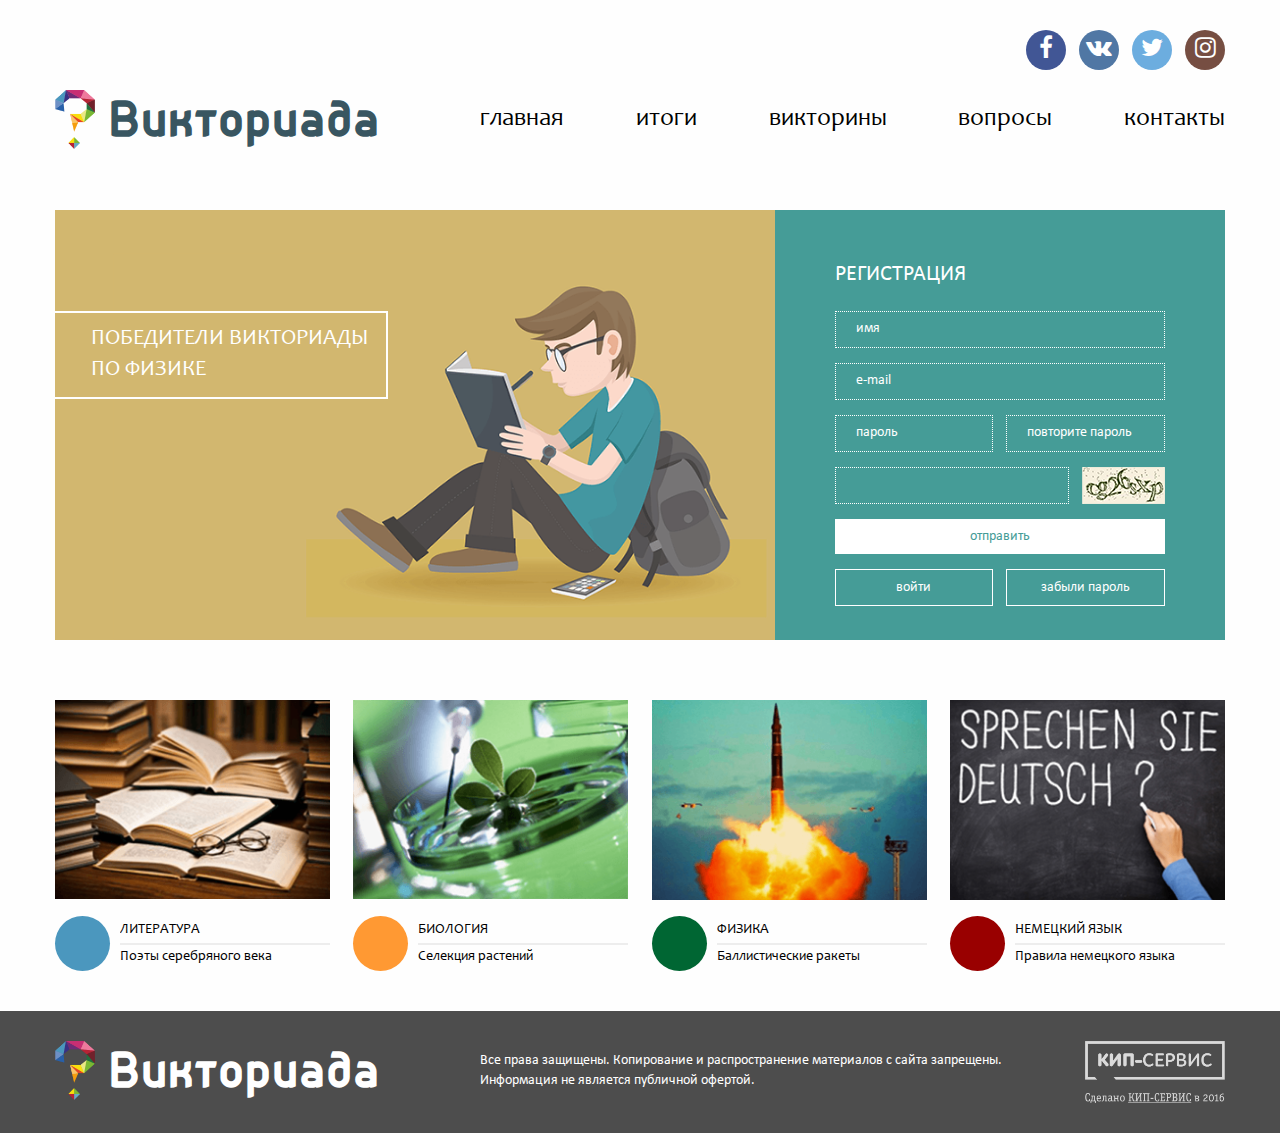
<file: index.html>
<!DOCTYPE html>
<html lang="en">
<head>
    <meta charset="UTF-8">
    <title>Главная</title>
    <meta name="viewport" content="width=device-width, initial-scale=1.0">
    <link rel="stylesheet" href="css/font-awesome.min.css">
    <link rel="stylesheet" href="css/custom-styles.css">
</head>
<body>

<div class="wrapper page-main">

    <header role="banner">

        <div class="wrapper-inner">

            <ul class="social-links">
                <li><a href="#"><i class="fa fa-facebook"></i></a></li>
                <li><a href="#"><i class="fa fa-vk"></i></a></li>
                <li><a href="#"><i class="fa fa-twitter"></i></a></li>
                <li><a href="#"><i class="fa fa-instagram"></i></a></li>
            </ul>

            <a href="index.html" class="logo"><img src="source/images/logo.png" alt="">Викториада</a>

            <nav>

                <i class="fa fa-bars burger"></i>

                <ul>
                    <li><a href="#">главная</a></li>
                    <li><a href="#">итоги</a></li>
                    <li><a href="#">викторины</a></li>
                    <li><a href="#">вопросы</a></li>
                    <li><a href="#">контакты</a></li>
                </ul>
            </nav>

        </div>

    </header>

    <div class="wrapper-inner">

        <div class="banner-physics-winners">

            <h2>победители викториады <br>по физике</h2>

            <a href="#">подробнее</a>

        </div>

        <form action="#" class="form-registration">

            <h2>регистрация</h2>

            <label>
                <input type="text" placeholder="имя">
            </label>

            <label>
                <input type="text" placeholder="e-mail">
            </label>

            <label class="label-password">
                <input type="text" placeholder="пароль">
            </label>

            <label>
                <input type="text" placeholder="повторите пароль">
            </label>

            <label class="label-captcha">
                <input type="text">
            </label>

            <div class="captcha"><img src="source/images/captcha.png" alt=""></div>

            <button type="submit">отправить</button>

            <button class="button-empty sign-in">войти</button>

            <button class="button-empty">забыли пароль</button>

        </form>

    </div>

    <div class="wrapper-inner">

        <ul class="disciplines">

            <li>
                <div class="image-wrap">
                    <img src="source/images/image-literature.png" alt="">
                    <div class="space-hover">
                        <button>подать заявку</button>
                    </div>
                </div>
                <div class="quiz">
                    <div class="discipline-name">Литература</div>
                    <div class="quiz-name">Поэты серебряного века</div>
                </div>
            </li>

            <li>
                <div class="image-wrap">
                    <img src="source/images/image-biology.png" alt="">
                    <div class="space-hover">
                        <button>подать заявку</button>
                    </div>
                </div>
                <div class="quiz">
                    <div class="discipline-name">биология</div>
                    <div class="quiz-name">Селекция растений</div>
                </div>
            </li>

            <li>
                <div class="image-wrap">
                    <img src="source/images/image-physics.png" alt="">
                    <div class="space-hover">
                        <button>подать заявку</button>
                    </div>
                </div>
                <div class="quiz">
                    <div class="discipline-name">физика</div>
                    <div class="quiz-name">Баллистические ракеты</div>
                </div>
            </li>

            <li>
                <div class="image-wrap">
                    <img src="source/images/image-german.png" alt="">
                    <div class="space-hover">
                        <button>подать заявку</button>
                    </div>
                </div>
                <div class="quiz">
                    <div class="discipline-name">немецкий язык</div>
                    <div class="quiz-name">Правила немецкого языка</div>
                </div>
            </li>

        </ul>

    </div>

    <footer role="contentinfo">

        <div class="wrapper-inner">

            <a href="index.html" class="logo"><img src="source/images/logo.png" alt="">Викториада</a>

            <a href="http://kipserv.com/" target="_blank" class="logo-kip"><img src="source/images/logo-kip.png" alt=""></a>

            <div class="copyrights">
                Все права защищены. Копирование и распространение материалов с сайта запрещены.<br>
                Информация не является публичной офертой.
            </div>

        </div>

    </footer>

</div>

<script src="js/jquery-3.1.1.min.js"></script>
<script src="js/custom-scripts.js"></script>
</body>
</html>
</file>
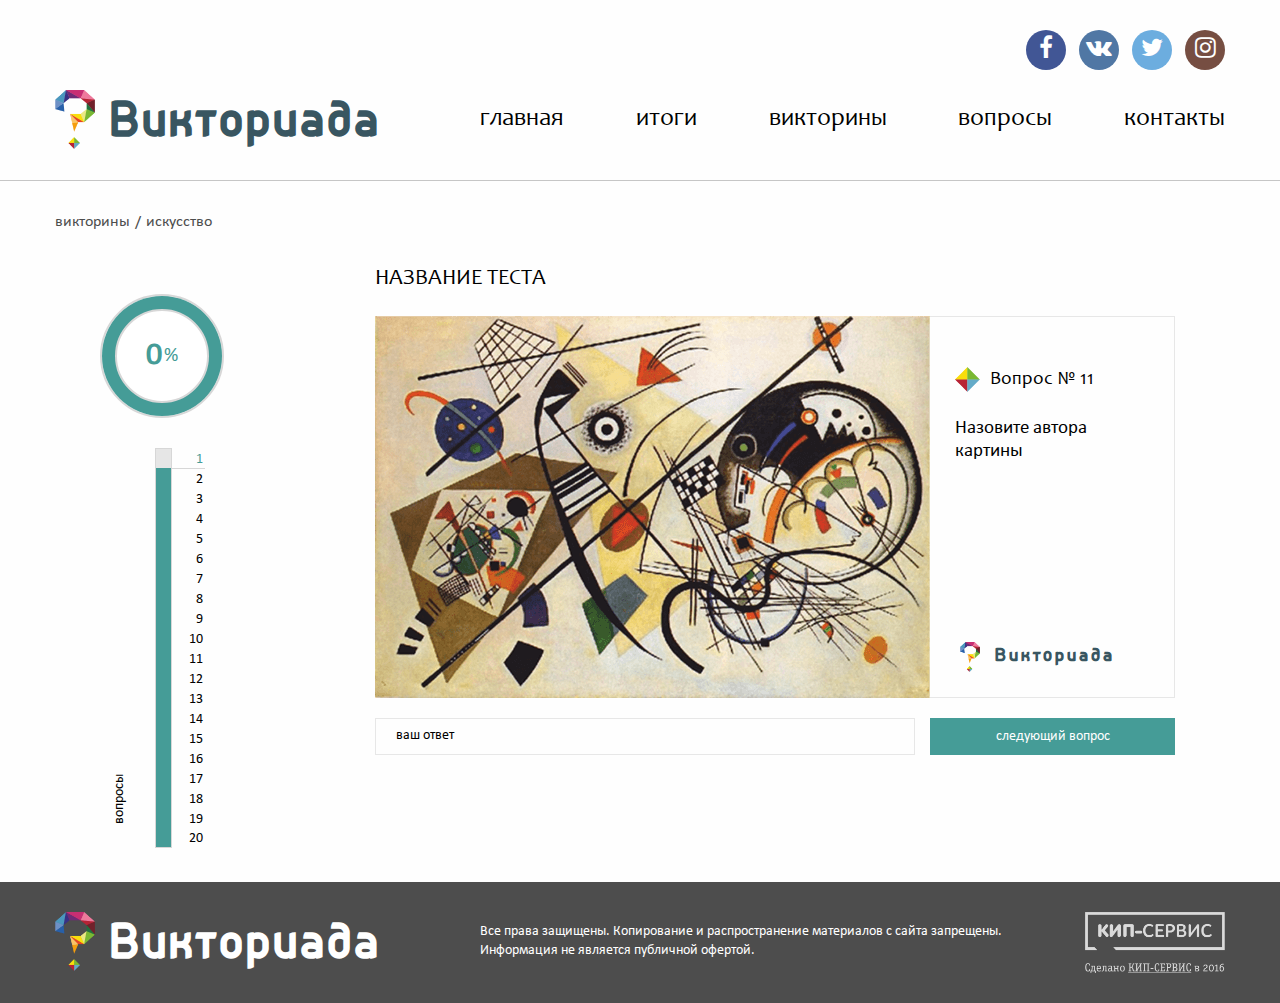
<file: quiz-single.html>
<!DOCTYPE html>
<html lang="en">
<head>
    <meta charset="UTF-8">
    <title>Главная</title>
    <meta name="viewport" content="width=device-width, initial-scale=1.0">
    <link rel="stylesheet" href="css/font-awesome.min.css">
    <link rel="stylesheet" href="css/custom-styles.css">
</head>
<body>

<div class="wrapper page-quiz-single">

    <header role="banner">

        <div class="wrapper-inner">

            <ul class="social-links">
                <li><a href="#"><i class="fa fa-facebook"></i></a></li>
                <li><a href="#"><i class="fa fa-vk"></i></a></li>
                <li><a href="#"><i class="fa fa-twitter"></i></a></li>
                <li><a href="#"><i class="fa fa-instagram"></i></a></li>
            </ul>

            <a href="index.html" class="logo"><img src="source/images/logo.png" alt="">Викториада</a>

            <nav>

                <i class="fa fa-bars burger"></i>

                <ul>
                    <li><a href="#">главная</a></li>
                    <li><a href="#">итоги</a></li>
                    <li><a href="#">викторины</a></li>
                    <li><a href="#">вопросы</a></li>
                    <li><a href="#">контакты</a></li>
                </ul>
            </nav>

        </div>

    </header>

    <div class="breadcrumbs">

        <div class="wrapper-inner">

            <ul>
                <li><a href="#">викторины</a></li>
                <li>искусство</li>
            </ul>

        </div>


    </div>

    <main>

        <div class="wrapper-inner">

            <div class="workspace">

                <h1>НАЗВАНИЕ ТЕСТА</h1>

                <div class="image-wrap question-image">
                    <img src="source/images/image-abstract.png" alt="">
                </div>

                <div class="question">

                    <div class="question-number">Вопрос № 11</div>

                    <div class="question-text">Назовите автора картины</div>

                    <a href="index.html" class="logo"><img src="source/images/logo.png" alt="">Викториада</a>

                </div>

                <form action="#" class="form-question">

                    <label>
                        <input type="text" placeholder="ваш ответ">
                    </label>

                    <button type="submit" class="button-cyan">следующий вопрос</button>

                </form>

            </div>

            <div class="indicator">

                <div class="radial-indicator">

                    <div class="filled"></div>

                    <div class="central">
                        <span>0</span> %
                    </div>

                </div>

                <div class="linear-indicator il-horizontal">

                    <div class="text">вопросы</div>

                    <ul>
                        <li class="active"></li>
                        <li></li>
                        <li></li>
                        <li></li>
                        <li></li>
                        <li></li>
                        <li></li>
                        <li></li>
                        <li></li>
                        <li></li>
                        <li></li>
                        <li></li>
                        <li></li>
                        <li></li>
                        <li></li>
                        <li></li>
                        <li></li>
                        <li></li>
                        <li></li>
                        <li></li>
                    </ul>

                </div>

            </div>

        </div>

    </main>

    <footer role="contentinfo">

        <div class="wrapper-inner">

            <a href="index.html" class="logo"><img src="source/images/logo.png" alt="">Викториада</a>

            <a href="http://kipserv.com/" target="_blank" class="logo-kip"><img src="source/images/logo-kip.png" alt=""></a>

            <div class="copyrights">
                Все права защищены. Копирование и распространение материалов с сайта запрещены.<br>
                Информация не является публичной офертой.
            </div>

        </div>

    </footer>

</div>


<script src="js/jquery-3.1.1.min.js"></script>
<script src="js/custom-scripts.js"></script>
</body>
</html>
</file>
<file: css/custom-styles.css>
/******************************
********** general ************
******************************/
@font-face {
    font-family: 'Calibri';
    src: url("../source/fonts/Calibri.woff") format("woff"), url("../source/fonts/Calibri.ttf") format("truetype");
    font-weight: 300;
    font-style: normal;
}
@font-face {
    font-family: 'Candara';
    src: url("../source/fonts/Candara.woff") format("woff"), url("../source/fonts/Candara.ttf") format("truetype");
    font-weight: 300;
    font-style: normal;
}
@font-face {
    font-family: 'Gecko';
    src: url("../source/fonts/Gecko_PersonalUseOnly.ttf") format("truetype");
    font-weight: 300;
    font-style: normal;
}
@font-face {
    font-family: 'Practicum';
    src: url("../source/fonts/Practicum.ttf") format("truetype");
    font-weight: 300;
    font-style: normal;
}
* {
    padding: 0;
    margin: 0;
    -webkit-box-sizing: border-box;
    -moz-box-sizing: border-box;
    box-sizing: border-box;
    font-size: 14px;
    line-height: 1.4;
    color: #000000;
    font-family: 'Calibri', sans-serif;
}

body {
    background-color: #fefefe;
    width: 100%;
}

h1 {
    font-size: 1.6em;
    font-family: 'Candara', sans-serif;
    font-weight: 100;
}

a, button {
    cursor: pointer;
    -webkit-transition: 0.4s;
    -moz-transition: 0.4s;
    -ms-transition: 0.4s;
    -o-transition: 0.4s;
    transition: 0.4s;
    -webkit-appearance: none;
}

a {
    text-decoration: none;
}

a:active, a:focus {
    outline: none;
}

button, button:hover, button:active {
    outline: none;
    border: none;
}
button::-moz-focus-inner {
    outline: none;
    border: none;
}

input, input:hover, input:active {
    outline: none;
}

button {
    text-transform: lowercase;
    height: 35px;
    line-height: 33px;
    border: 1px solid transparent;
}

.button-empty {
    background: transparent;
    color: #ffffff;
    height: 37px;
    line-height: 35px;
    border: 1px solid #ffffff;
}
.button-empty:hover {
    color: #459c97;
    background: #ffffff;
    border: 1px solid #ffffff;
}

.button-cyan {
    background: #459c97;
    color: #ffffff;
    border: 1px solid #459c97;
}
.button-cyan:hover {
    color: #459c97;
    background: #ffffff;
    border: 1px solid #459c97;
}

button:active {
    padding-top: 2px;
}

ul li, ol li {
    display: inline-block;
    vertical-align: middle;
    list-style: none;
}

h2 {
    font-size: 1.571428571428571em;
    text-transform: uppercase;
    font-weight: 100;
    margin-bottom: 20px;
}

.image-wrap {
    display: block;
    position: relative;
    overflow: hidden;
}
img {
    display: block;
    width: 100%;
    margin: 0;
}
.image-wrap img {
    width: 100%;
    position: absolute;
    left: 0;
    top: 0;
}

.wrapper {
    position: relative;
    min-height: 100vh;
    padding-bottom: 125px;
}

.wrapper-inner {
    display: block;
    width: 100%;
    max-width: 1200px;
    padding: 30px 15px;
    position: relative;
    margin: 0 auto;
}

.wrapper-inner:after {
    content: '';
    display: block;
    clear: both;
}
header[role='banner'] {
    display: block;
    border-bottom: 1px solid #c6c6c6;
}

/******************************
********* breadcrumbs *********
******************************/
.breadcrumbs .wrapper-inner {
    padding-bottom: 0;
}
.breadcrumbs ul li, .breadcrumbs ul li a {
    font-size: 16px;
    color: #4d4d4d;
}
.breadcrumbs ul li a:hover {
    text-decoration: underline;
}
.breadcrumbs ul li:after {
    content: '/';
    display: inline-block;
    vertical-align: middle;
    margin: 0 2px 0 5px;
}
.breadcrumbs ul li:last-child {
    padding-bottom: 1px;
}
.breadcrumbs ul li:last-child:after {
    display: none;
}

/******************************
*********** header ************
******************************/

.page-main header[role='banner'] {
    border-bottom: none;
}

/* social-links */
.social-links {
    display: block;
    text-align: right;
    margin-bottom: 20px;
}
.social-links li {
    margin-right: 10px;
}
.social-links li:last-child {
    margin-right: 0;
}
.social-links li a {
    display: block;
    width: 40px;
    height: 40px;
    line-height: 38px;
    text-align: center;
    border: 1px solid transparent;
    color: #ffffff;
    font-size: 24px;
    -webkit-border-radius: 100%;
    -moz-border-radius: 100%;
    border-radius: 100%;
}
.social-links li a i {
    color: inherit;
}

.social-links li:nth-child(1) a {
    background: #415695;
}
.social-links li:nth-child(1) a:hover {
    background: #ffffff;
    border: 1px solid #415695;
    color: #415695;
}
.social-links li:nth-child(2) a {
    background: #5077a4;
}
.social-links li:nth-child(2) a:hover {
    background: #ffffff;
    border: 1px solid #5077a4;
    color: #5077a4;
}
.social-links li:nth-child(3) a {
    background: #6caddf;
}
.social-links li:nth-child(3) a:hover {
    background: #ffffff;
    border: 1px solid #6caddf;
    color: #6caddf;
}
.social-links li:nth-child(4) a {
    background: #764e42;
}
.social-links li:nth-child(4) a:hover {
    background: #ffffff;
    border: 1px solid #764e42;
    color: #764e42;
}
.social-links li a:active {
    -webkit-transform: scale(0.9);
    -moz-transform: scale(0.9);
    -ms-transform: scale(0.9);
    -o-transform: scale(0.9);
    transform: scale(0.9);
}

/* end of social-links */

.logo {
    display: block;
    float: left;
    font-size: 48px;
    color: #395661;
    font-weight: 600;
    font-family: 'Practicum', sans-serif;
    line-height: 32px;
    margin-right: 8.5%;
    letter-spacing: 3px;
}
.logo img {
    display: inline-block;
    vertical-align: bottom;
    width: 40px;
    margin-right: 15px;
    margin-bottom: -10px;
}

.logo:hover, footer[role='contentinfo'] .logo:hover {
    color: #459c97;
}

.burger {
    display: none;
}
nav ul {
    display: flex;
    justify-content: space-between;
}
nav ul li a {
    display: block;
    line-height: 60px;
    font-family: 'Candara', sans-serif;
    font-size: 1.8em;
    position: relative;
}
nav ul li a:after {
    content: '';
    display: block;
    height: 2px;
    position: absolute;
    left: 51%;
    right: 51%;
    bottom: 0;
    -webkit-transition: 0.6s;
    -moz-transition: 0.6s;
    -ms-transition: 0.6s;
    -o-transition: 0.6s;
    transition: 0.6s;
    background: #459c97;
}
nav ul li a:hover:after {
    left: -5px;
    right: -5px;
}

/******************************
*********** footer ************
******************************/

footer[role='contentinfo'] {
    display: block;
    background: #4d4d4d;
    position: absolute;
    bottom: 0;
    left: 0;
    right: 0;
    z-index: 1;
}
footer[role='contentinfo'] .logo {
    color: #ffffff;
}
.copyrights {
    padding-top: 10px;
    color: #ffffff;
}
.logo-kip {
    display: block;
    float: right;
    width: 140px;
    opacity: 0.8;
}
.logo-kip:hover {
    opacity: 1;
}
/******************************
********* main page ***********
******************************/

.banner-physics-winners {
    width: 61.5%;
    height: 430px;
    float: left;
    background: #d2b76f url('../source/images/image-boy.png') no-repeat right bottom;
    background-size: auto 90%;
}
.banner-physics-winners h2 {
    display: inline-block;
    font-family: 'Candara', sans-serif;
    text-transform: uppercase;
    font-size: 1.6em;
    color: #ffffff;
    padding: 1.5% 2.5% 1.5% 5%;
    border: 2px solid #ffffff;
    border-left: none;
    margin-top: 14%;
}
.banner-physics-winners a {
    position: absolute;
    left: -100%;
    top: 46%;
    color: #ffffff;
    -webkit-transition: 1s;
    -moz-transition: 1s;
    -ms-transition: 1s;
    -o-transition: 1s;
    transition: 1s;
    font-size: 1.2em;
}
.banner-physics-winners:hover a {
    left: 4.5%;
}
.banner-physics-winners a:hover {
    text-decoration: underline;
}

.form-registration {
    display: block;
    width: 38.5%;
    height: 430px;
    background: #459c97;
    float: left;
    padding: 50px 60px 0 60px;
}
.form-registration:after {
    content: '';
    display: block;
    clear: both;
}

.form-registration h2 {
    color: #ffffff;
}

label {
    display: block;
    float: left;
    width: 100%;
    height: 37px;
    margin-bottom: 15px;
}
.form-registration .label-password, .form-registration .label-password + label {
    width: 48%;
    margin-right: 4%;
}
.form-registration .label-password + label {
    margin-right: 0;
}
.form-registration .label-captcha {
    width: calc(96% - 83px);
    margin-right: 4%;
}
.captcha {
    width: 83px;
    float: left;
}
input {
    display: block;
    width: 100%;
    height: 100%;
    border: 1px dotted #ffffff;
    background: transparent;
    color: #ffffff;
    padding: 0 20px;
}

.form-registration button {
    width: 48%;
    float: left;
}
.form-registration .sign-in {
    margin-right: 4%;
}

.form-registration button[type='submit'] {
    width: 100%;
    background: #ffffff;
    color: #459c97;
    margin-bottom: 15px;
}
.form-registration button[type='submit']:hover {
    border: 1px solid #ffffff;
    background: #459c97;
    color: #ffffff;
}

input::-webkit-input-placeholder {color: #ffffff;}
input::-moz-placeholder {color: #ffffff;}
input:-moz-placeholder {color: #ffffff;}
input:-ms-input-placeholder {color: #ffffff;}

input:focus::-webkit-input-placeholder {color: transparent;}
input:focus::-moz-placeholder {color: transparent;}
input:focus:-moz-placeholder {color: transparent;}
input:focus:-ms-input-placeholder {color: transparent;}

.disciplines li {
    display: block;
    float: left;
    width: 23.5%;
    margin-right: 2%;
}
.disciplines li:last-child {
    margin-right: 0;
}

.disciplines li .image-wrap {
    padding-top: 73%;
}
.space-hover {
    position: absolute;
    height: 100%;
    left: 0;
    right: 0;
    top: -100%;
    background: rgba(255, 255, 255, 0.7);
}

.space-hover button {
    display: block;
    width: 165px;
    height: 35px;
    position: absolute;
    margin: auto;
    left: 0;
    right: 0;
    bottom: 0;
    top: 0;
    background: #4b97be;
    color: #ffffff;
    border: 1px solid #4b97be;
}
.space-hover button:hover {
    background: #ffffff;
    color: #4b97be;
    border: 1px solid #4b97be;
}
.disciplines li:nth-child(2) button {
    background: #ff9933;
    border: 1px solid #ff9933;
}
.disciplines li:nth-child(2) button:hover {
    background: #ffffff;
    color: #ff9933;
    border: 1px solid #ff9933;
}
.disciplines li:nth-child(3) button {
    background: #006633;
    border: 1px solid #006633;
}
.disciplines li:nth-child(3) button:hover {
    background: #ffffff;
    color: #006633;
    border: 1px solid #006633;
}
.disciplines li:nth-child(4) button {
    background: #990000;
    border: 1px solid #990000;
}
.disciplines li:nth-child(4) button:hover {
    background: #ffffff;
    color: #990000;
    border: 1px solid #990000;
}


.disciplines li .quiz {
    margin-top: 15px;
    position: relative;
    padding: 5px 10px 10px 65px;
}
.disciplines li .quiz:before {
    content: '';
    display: block;
    width: 55px;
    height: 55px;
    background: #4b97be;
    position: absolute;
    left: 0;
    top: 0;
    -webkit-border-radius: 100%;
    -moz-border-radius: 100%;
    border-radius: 100%;
}
.disciplines li:nth-child(2) .quiz:before {
    background: #ff9933;
}
.disciplines li:nth-child(3) .quiz:before {
    background: #006633;
}
.disciplines li:nth-child(4) .quiz:before {
    background: #990000;
}
.disciplines li .quiz:after {
    content: '';
    display: block;
    height: 2px;
    background: #ededed;
    position: absolute;
    left: 65px;
    right: 0;
    top: 27px;
}
.disciplines li .discipline-name {
    font-family: 'Candara', sans-serif;
    text-transform: uppercase;
    white-space: nowrap;
    text-overflow: ellipsis;
    overflow: hidden;
    margin-bottom: 8px;
}
.disciplines li .quiz-name {
    font-family: 'Candara', sans-serif;
}



/******************************
****** question page **********
******************************/

.indicator {
    width: calc(100% - 850px);
    float: left;
    padding-top: 30px;
}

/* radial indicator */

.radial-indicator {
    display: block;
    width: 124px;
    height: 124px;
    border: 2px solid #d7d7d7;
    -webkit-border-radius: 100%;
    -moz-border-radius: 100%;
    border-radius: 100%;
    position: relative;
    margin-bottom: 30px;
    margin-left: 45px;
    overflow: hidden;
}

.radial-indicator:before {
    content: '';
    display: block;
    position: absolute;
    width: 100%;
    height: 100%;
    top: 0;
    left: -50%;
    background: #459c97;
    z-index: 1;
}

.radial-indicator:after {
    content: '';
    display: block;
    position: absolute;
    width: 100%;
    height: 100%;
    top: 0;
    right: -50%;
    background: #e6e6e6;
}

.radial-indicator .central {
    display: flex;
    justify-content: center;
    align-items: center;
    width: 94px;
    height: 94px;
    border: 2px solid #d7d7d7;
    -webkit-border-radius: 100%;
    -moz-border-radius: 100%;
    border-radius: 100%;
    position: absolute;
    margin: auto;
    top: 0;
    bottom: 0;
    left: 0;
    right: 0;
    font-size: 20px;
    color: #459c97;
    z-index: 10;
    background: #ffffff;
}
.radial-indicator .central span {
    padding-right: 2px;
    font-size: 32px;
    font-weight: 600;
    color: #459c97;
}
.radial-indicator .filled {
    display: block;
    width: 100%;
    height: 100%;
    background: #459c97;
    position: absolute;
    left: 50%;
    top: 0;
    z-index: 5;
    -webkit-transform-origin: left center;
    -moz-transform-origin: left center;
    -ms-transform-origin: left center;
    -o-transform-origin: left center;
    transform-origin: left center;
}

.second-half.radial-indicator:before {
    background: #e6e6e6;
}
.second-half.radial-indicator:after {
    z-index: 6;
}

/* vertical linear indicator */
.il-vertical {
    position: relative;
    padding-left: 50px;
    margin-left: 50px;
}
.il-vertical .text {
    position: absolute;
    left: -10px;
    bottom: 40px;
    -webkit-transform: rotate(-90deg);
    -moz-transform: rotate(-90deg);
    -ms-transform: rotate(-90deg);
    -o-transform: rotate(-90deg);
    transform: rotate(-90deg);
}
.il-vertical ul {
    counter-reset: li;
}
.il-vertical ul li {
    display: block;
    width: 17px;
    height: 20px;
    border-left: 1px solid #d7d7d7;
    border-right: 1px solid #d7d7d7;
    background: #459c97;
    position: relative;
}
.il-vertical ul li:after {
    content: counter(li);
    counter-increment: li;
    display: inline-block;
    width: 15px;
    font-size: 14px;
    line-height: 12px;
    position: absolute;
    bottom: 2px;
    left: 32px;
    text-align: right;
}
.il-vertical ul li.active {
    background: #e6e6e6;
}
.il-vertical ul li.active:after {
    color: #459c97;
}
.il-vertical ul li:first-child {
    border-top: 1px solid #d7d7d7;
}
.il-vertical ul li:last-child {
    border-bottom: 1px solid #d7d7d7;
}
.il-vertical ul li.active:before {
    content: '';
    display: block;
    width: 35px;
    height: 1px;
    background: #d7d7d7;
    position: absolute;
    bottom: -1px;
    left: 14px;
}
.il-vertical ul li.empty {
    background: #e6e6e6;
}

/* horizontal linear indicator */

.il-horizontal {
    position: relative;
    padding-bottom: 30px;
}
.il-horizontal:after {
    content: '';
    display: block;
    clear: both;
}
.il-horizontal .text {
    position: absolute;
    left: 20px;
    bottom: 0;
}
.il-horizontal ul {
    counter-reset: li;
    font-size: 0;
}
.il-horizontal ul li {
    display: block;
    float: left;
    width: 20px;
    height: 17px;
    border-top: 1px solid #d7d7d7;
    border-bottom: 1px solid #d7d7d7;
    background: #459c97;
    position: relative;
}
.il-horizontal ul li:after {
    content: counter(li);
    counter-increment: li;
    display: inline-block;
    width: 20px;
    font-size: 14px;
    line-height: 12px;
    position: absolute;
    top: -20px;
    left: 3px;
}
.il-horizontal ul li.active {
    background: transparent;
}
.il-horizontal ul li.active:after {
    color: #459c97;
}
.il-horizontal ul li:first-child {
    border-left: 1px solid #d7d7d7;
}
.il-horizontal ul li:last-child {
    border-right: 1px solid #d7d7d7;
}
.il-horizontal ul li.active {

}
.il-horizontal ul li.active:before {
    content: '';
    display: block;
    width: 1px;
    height: 25px;
    background: #d7d7d7;
    position: absolute;
    top: -25px;
    left: -1px;
}
.il-horizontal ul li.empty {
    background: transparent;
}


.workspace {
    width: 850px;
    float: right;
    padding: 0 50px 0 0;
}
.workspace:after {
    content: '';
    display: block;
    clear: both;
}
.workspace h1 {
    margin-bottom: 20px;
}
.question-image {
    width: 555px;
    padding-top: 382px;
    float: left;
    overflow: hidden;
    position: relative;
}
.question-image img {
    position: absolute;
    left: 0;
    right: 0;
    top: 0;
    height: auto;
    min-height: 0;
}
.question {
    width: calc(100% - 555px);
    height: 382px;
    float: left;
    border: 1px solid #e7e7e7;
    border-left: none;
    padding: 50px 25px;
    position: relative;
}
.question-number {
    display: inline-block;
    vertical-align: middle;
    font-family: 'Candara', sans-serif;
    font-size: 19px;
    margin-bottom: 25px;
}
.question-number:before {
    content: '';
    display: inline-block;
    vertical-align: middle;
    width: 25px;
    height: 25px;
    background: transparent url('../source/images/image-diamand.png') no-repeat center;
    background-size: cover;
    margin-right: 10px;
}
.question-text {
    font-size: 19px;
    line-height: 1.2;
}
.question .logo img {
    width: 20px;
    margin-bottom: 0;
}
.question .logo {
    font-size: 18px;
    position: absolute;
    left: 30px;
    bottom: 25px;
}

.form-question {
    display: block;
    width: 100%;
    margin-top: 20px;
    float: left;
}

.form-question label {
    width: 540px;
    margin-right: 15px;
    max-width: 540px;
}
.form-question input {
    border: 1px solid #e7e7e7;
    color: inherit;
}
.form-question button {
    display: block;
    width: calc(100% - 555px);
    height: 37px;
    max-width: 300px;
}

.form-question input::-webkit-input-placeholder {color: #000000;}
.form-question input::-moz-placeholder {color: #000000;}
.form-question input:-moz-placeholder {color: #000000;}
.form-question input:-ms-input-placeholder {color: #000000;}

.form-question input:focus::-webkit-input-placeholder {color: transparent;}
.form-question input:focus::-moz-placeholder {color: transparent;}
.form-question input:focus:-moz-placeholder {color: transparent;}
.form-question input:focus:-ms-input-placeholder {color: transparent;}

/******************************
******* media queries *********
******************************/

@media (max-width: 1200px) {

    .banner-physics-winners h2 {
        margin-top: 7%;
        padding-left: 2%;
    }
    .banner-physics-winners a {
        top: 170px;
    }
    .banner-physics-winners:hover a {
        left: 3%;
    }
    .il-vertical {
        padding-left: 30px;
        margin-left: 25px;
    }
    .radial-indicator {
        margin-left: 0;
    }

}

@media (max-width: 1030px) {

    .indicator, .workspace {
        width: 100%;
        float: none;
    }
    .workspace {
        padding: 0;
        margin-bottom: 30px;
    }
    .radial-indicator, .linear-indicator {
        display: inline-block;
        vertical-align: middle;
        margin: 20px 20px 20px 0;
        float: none;
    }
    .question-image {
        width: 100%;
        padding-top: 68.82882882882883%;
        float: none;
        margin: 0 auto;
    }
    .question {
        width: 100%;
        height: auto;
        border: 1px solid #e7e7e7;
        border-top: none;
        padding: 25px 25px 80px 25px;
        float: none;
        margin: 0 auto;
    }
    .question .logo {
        left: 25px;
        bottom: 10px;
    }
    .form-question {
        width: 100%;
        margin: 30px auto 0;
        float: none;
    }
    .form-question label, .form-question button {
        width: 100%;
        float: none;
    }
    .indicator {
        padding-top: 0;
    }

}


@media (max-width: 980px) {

    .banner-physics-winners, .form-registration {
        float: none;
        width: 100%;
    }
    .form-registration {
        height: auto;
        padding: 50px;
    }
    .banner-physics-winners h2 {
        margin-top: 30px;
        padding-left: 15px;
    }
    .banner-physics-winners a, .banner-physics-winners:hover a {
        left: 30px;
        top: 16.5%;
    }
    nav ul {
        display: none;
        text-align: right;
    }
    nav ul li {
        display: block;
        padding-right: 5px;
    }
    nav ul li a:after, nav ul li a:hover:after {
        display: none;
    }

    .burger {
        display: block;
        font-size: 30px;
        margin-top: 35px;
        text-align: right;
    }

    .disciplines li {
        width: 48%;
        margin: 15px 4% 15px 0;
    }
    .disciplines li:nth-child(2n) {
        margin-right: 0;
    }

    .copyrights {
        float: left;
        width: 70%;
    }

    .wrapper {
        padding-bottom: 200px;
    }

}

@media (max-width: 768px) {

    .banner-physics-winners {
        background-size: auto 80%;
    }

    .copyrights br {
        display: none;
    }

    .disciplines li, .disciplines li:nth-child(2n) {
        width: 100%;
        margin: 15px 0;
    }

}

@media (max-width: 480px) {

    .banner-physics-winners {
        height: 350px;
    }
    .banner-physics-winners {
        background-size: auto 70%;
    }

    .banner-physics-winners h2 {
        font-size: 1.4em;
    }
    .logo {
        font-size: 32px;
    }

    footer[role='contentinfo'] .logo,  .logo-kip {
        margin: 10px 10px 10px 0;
    }

    .logo-kip {
        float: left;
    }

    .copyrights {
        width: 100%;
    }

    .form-registration {
        padding: 15px;
    }

    .form-registration .label-password, .form-registration .label-password + label {
        width: 100%;
    }

    .wrapper {
        padding-bottom: 300px;
    }

    .social-links {
        text-align: left;
        margin-bottom: 20px;
    }

}

@media (max-width: 360px) {

    .logo img {
        width: 35px;
    }
    .logo {
        font-size: 28px;
    }
    .burger {
        margin-top: 30px;
    }

}
</file>
